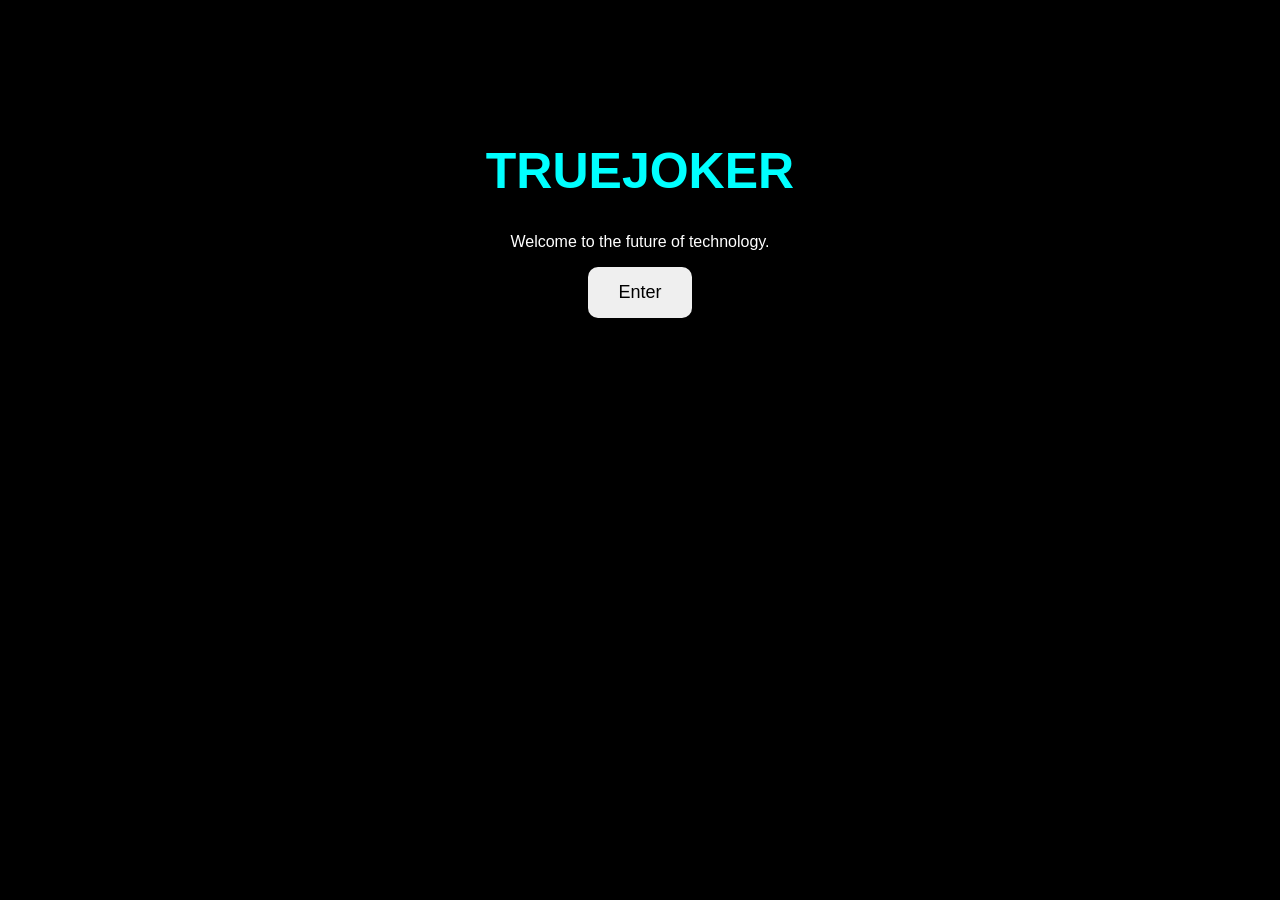
<file: Index.html>
<!DOCTYPE html>
<html>
<head>
    <title>TRUEJOKER</title>
    <style>
        body {
            background: black;
            color: white;
            font-family: Arial, sans-serif;
            text-align: center;
            padding-top: 100px;
        }

        h1 {
            color: cyan;
            font-size: 50px;
        }

        button {
            padding: 15px 30px;
            font-size: 18px;
            border: none;
            border-radius: 10px;
            cursor: pointer;
        }
    </style>
</head>
<body>

<h1>TRUEJOKER</h1>
<p>Welcome to the future of technology.</p>

<button onclick="welcome()">Enter</button>

<script>
function welcome() {
    alert("Welcome to TRUEJOKER! 🚀");
}
</script>

</body>
</html>
</file>
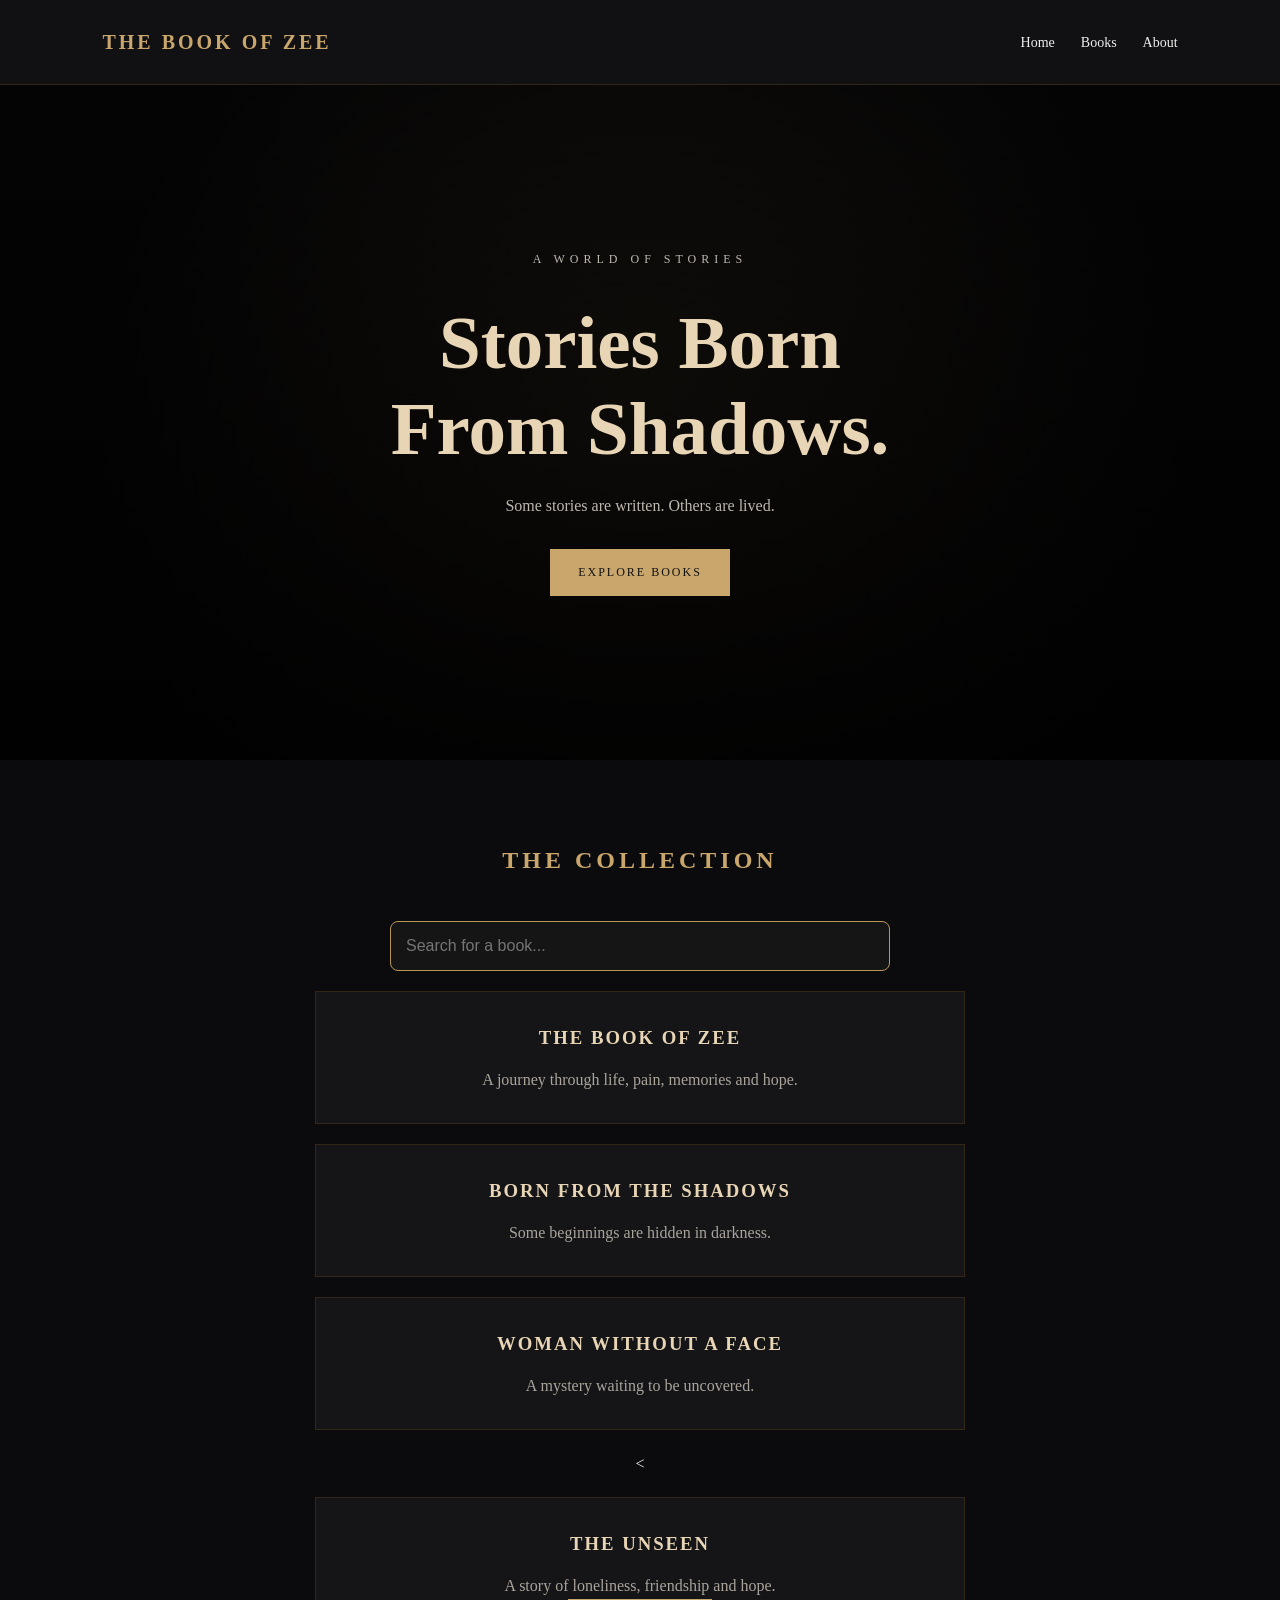
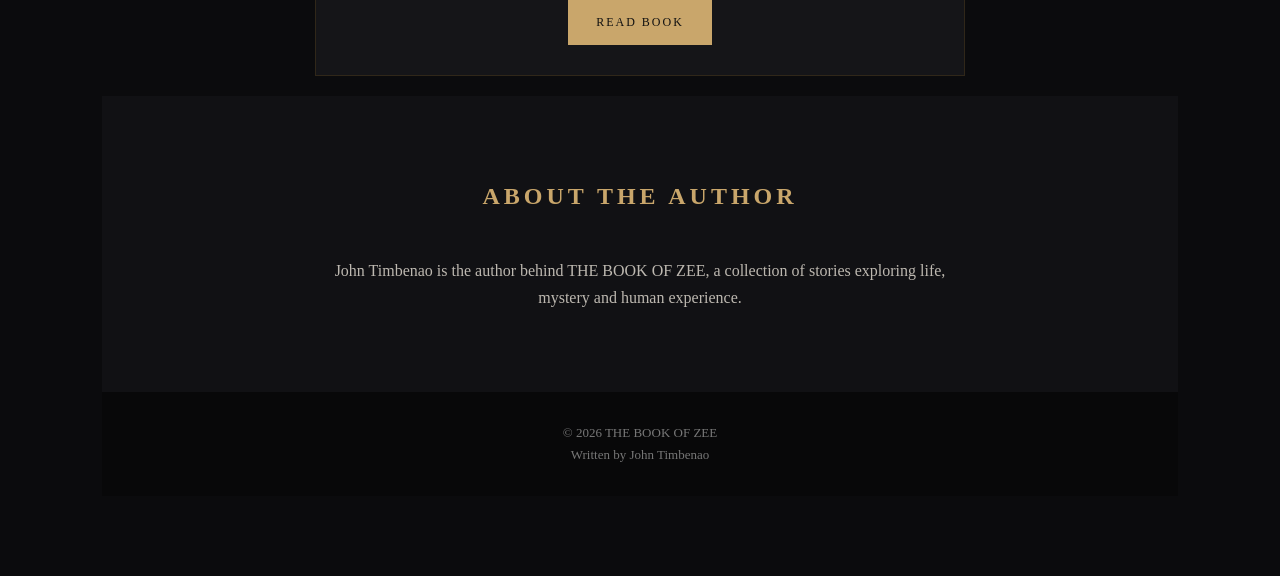
<file: index.html>
<!DOCTYPE html>
<html lang="en">
<head>
    <meta charset="UTF-8">
    <meta name="viewport" content="width=device-width, initial-scale=1.0">
    <title>THE BOOK OF ZEE | John Timbenao</title>
    <link rel="stylesheet" href="style.css">
</head>
<body>

    <header>
        <h2>THE BOOK OF ZEE</h2>
        <nav>
            <a href="#home">Home</a>
            <a href="#books">Books</a>
            <a href="#about">About</a>
        </nav>
    </header>

    <section id="home" class="hero">
        <p class="tagline">A WORLD OF STORIES</p>
        <h1>Stories Born<br>From Shadows.</h1>
        <p>Some stories are written. Others are lived.</p>
        <a href="#books" class="button">EXPLORE BOOKS</a>
    </section>

    <section id="books">
        <h2>THE COLLECTION</h2>

        <div class="book">
            <h3>THE BOOK OF ZEE</h3>
            <p>A journey through life, pain, memories and hope.</p>
        </div>

        <div class="book">
            <h3>BORN FROM THE SHADOWS</h3>
            <p>Some beginnings are hidden in darkness.</p>
        </div>

        <div class="book">
            <h3>WOMAN WITHOUT A FACE</h3>
            <p>A mystery waiting to be uncovered.</p>
        </div>

        <<div class="book">
    <h3>THE UNSEEN</h3>
    <p>A story of loneliness, friendship and hope.</p>
    <a href="unseen.html" class="button">READ BOOK</a>
</div>

    <section id="about">
        <h2>ABOUT THE AUTHOR</h2>
        <p>John Timbenao is the author behind THE BOOK OF ZEE, a collection of stories exploring life, mystery and human experience.</p>
    </section>

    <footer>
        <p>© 2026 THE BOOK OF ZEE</p>
        <p>Written by John Timbenao</p>
    </footer>

    <script src="script.js"></script>
</body>
</html>
</file>
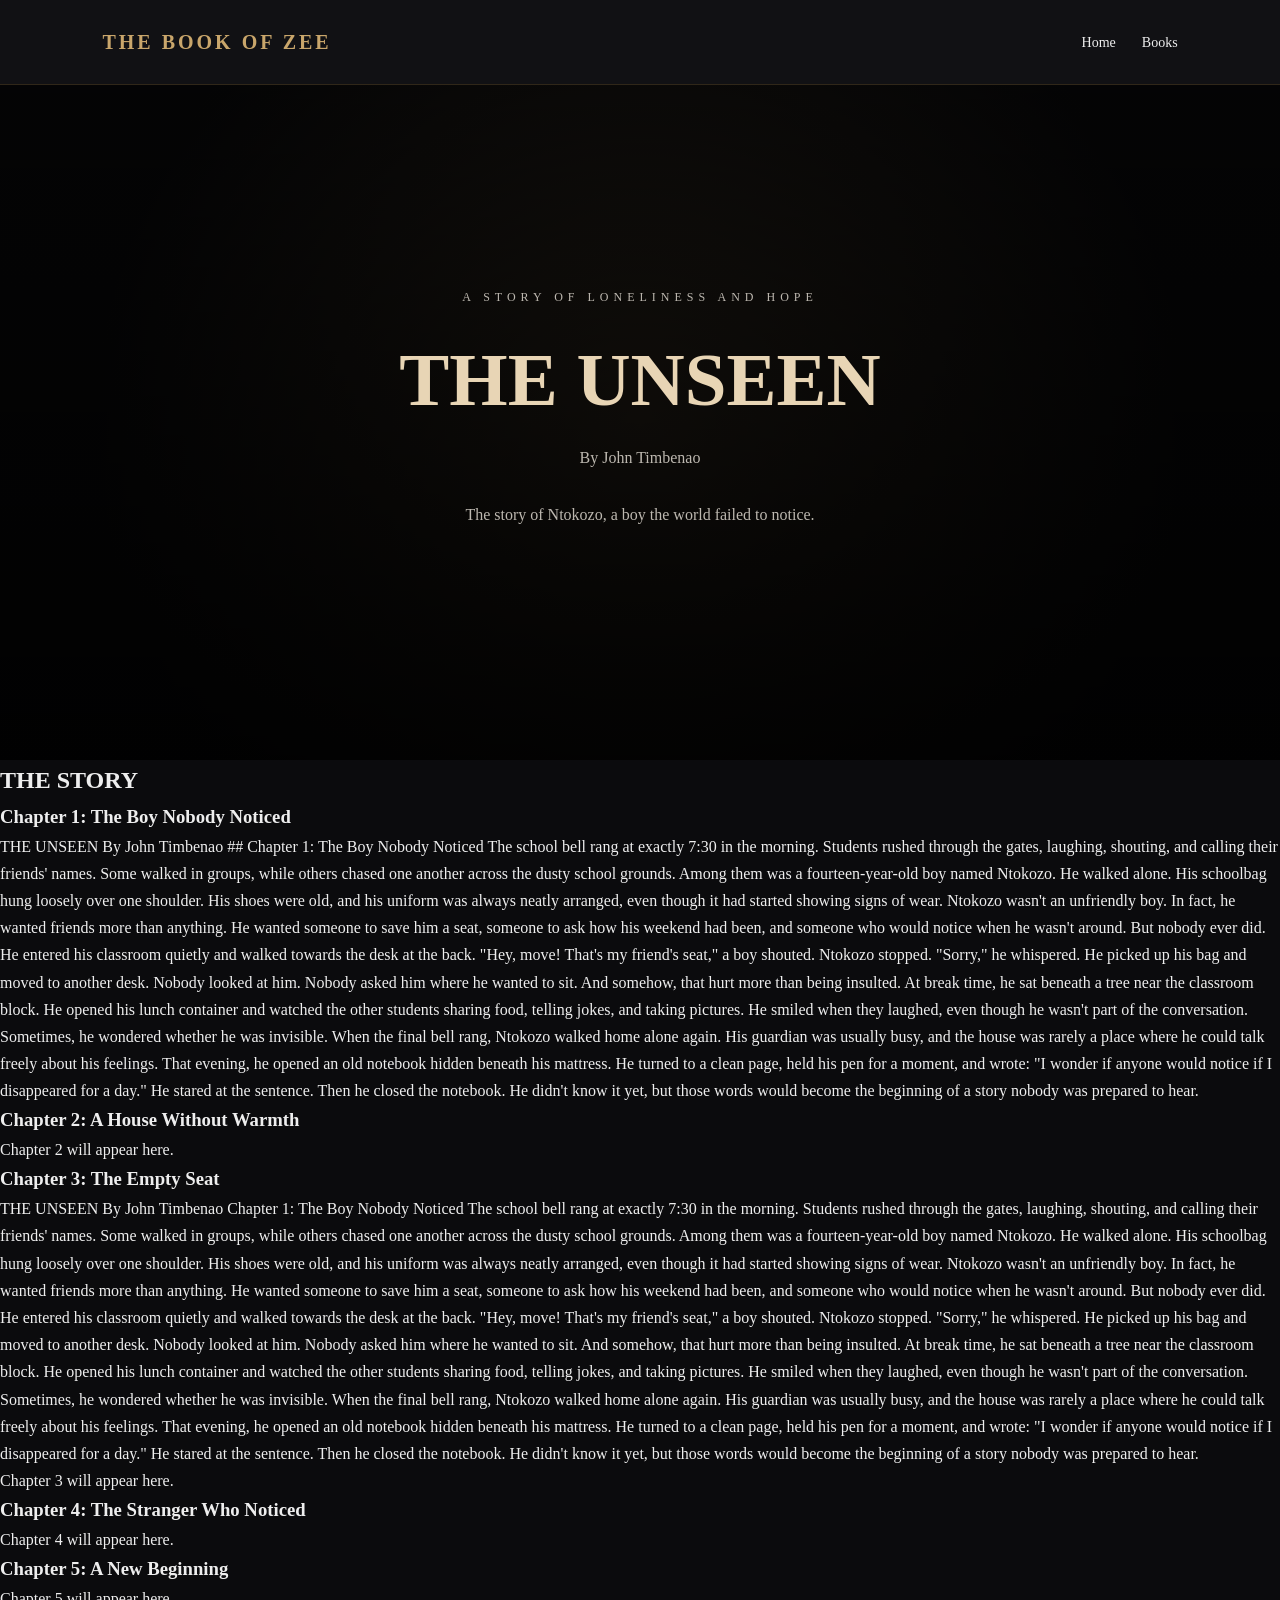
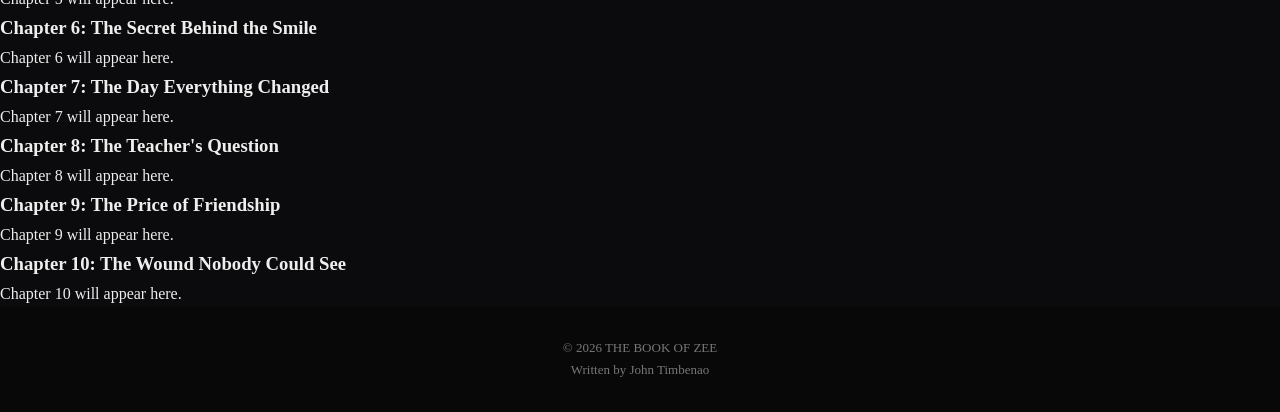
<file: unseen-backup.html>
<!DOCTYPE html>
<html lang="en">
<head>
    <meta charset="UTF-8">
    <meta name="viewport" content="width=device-width, initial-scale=1.0">
    <title>THE UNSEEN | John Timbenao</title>
    <link rel="stylesheet" href="style.css">
</head>

<body>

<header>
    <h2>THE BOOK OF ZEE</h2>
    <nav>
        <a href="index.html">Home</a>
        <a href="index.html#books">Books</a>
    </nav>
</header>

<section class="hero">
    <p class="tagline">A STORY OF LONELINESS AND HOPE</p>
    <h1>THE UNSEEN</h1>
    <p>By John Timbenao</p>
    <p>The story of Ntokozo, a boy the world failed to notice.</p>
</section>

<section id="reading">
    <h2>THE STORY</h2>

    <h3>Chapter 1: The Boy Nobody Noticed</h3>
    

 THE UNSEEN

By John Timbenao

## Chapter 1: The Boy Nobody Noticed

The school bell rang at exactly 7:30 in the morning.

Students rushed through the gates, laughing, shouting, and calling their friends' names. Some walked in groups, while others chased one another across the dusty school grounds.

Among them was a fourteen-year-old boy named Ntokozo.

He walked alone.

His schoolbag hung loosely over one shoulder. His shoes were old, and his uniform was always neatly arranged, even though it had started showing signs of wear.

Ntokozo wasn't an unfriendly boy. In fact, he wanted friends more than anything. He wanted someone to save him a seat, someone to ask how his weekend had been, and someone who would notice when he wasn't around.

But nobody ever did.

He entered his classroom quietly and walked towards the desk at the back.

"Hey, move! That's my friend's seat," a boy shouted.

Ntokozo stopped.

"Sorry," he whispered.

He picked up his bag and moved to another desk.

Nobody looked at him.

Nobody asked him where he wanted to sit.

And somehow, that hurt more than being insulted.

At break time, he sat beneath a tree near the classroom block. He opened his lunch container and watched the other students sharing food, telling jokes, and taking pictures.

He smiled when they laughed, even though he wasn't part of the conversation.

Sometimes, he wondered whether he was invisible.

When the final bell rang, Ntokozo walked home alone again.

His guardian was usually busy, and the house was rarely a place where he could talk freely about his feelings.

That evening, he opened an old notebook hidden beneath his mattress.

He turned to a clean page, held his pen for a moment, and wrote:

"I wonder if anyone would notice if I disappeared for a day."

He stared at the sentence.

Then he closed the notebook.

He didn't know it yet, but those words would become the beginning of a story nobody was prepared to hear.




    <h3>Chapter 2: A House Without Warmth</h3>
    <p>Chapter 2 will appear here.</p>

    <h3>Chapter 3: The Empty Seat</h3>

 THE UNSEEN

By John Timbenao

 Chapter 1: The Boy Nobody Noticed

The school bell rang at exactly 7:30 in the morning.

Students rushed through the gates, laughing, shouting, and calling their friends' names. Some walked in groups, while others chased one another across the dusty school grounds.

Among them was a fourteen-year-old boy named Ntokozo.

He walked alone.

His schoolbag hung loosely over one shoulder. His shoes were old, and his uniform was always neatly arranged, even though it had started showing signs of wear.

Ntokozo wasn't an unfriendly boy. In fact, he wanted friends more than anything. He wanted someone to save him a seat, someone to ask how his weekend had been, and someone who would notice when he wasn't around.

But nobody ever did.

He entered his classroom quietly and walked towards the desk at the back.

"Hey, move! That's my friend's seat," a boy shouted.

Ntokozo stopped.

"Sorry," he whispered.

He picked up his bag and moved to another desk.

Nobody looked at him.

Nobody asked him where he wanted to sit.

And somehow, that hurt more than being insulted.

At break time, he sat beneath a tree near the classroom block. He opened his lunch container and watched the other students sharing food, telling jokes, and taking pictures.

He smiled when they laughed, even though he wasn't part of the conversation.

Sometimes, he wondered whether he was invisible.

When the final bell rang, Ntokozo walked home alone again.

His guardian was usually busy, and the house was rarely a place where he could talk freely about his feelings.

That evening, he opened an old notebook hidden beneath his mattress.

He turned to a clean page, held his pen for a moment, and wrote:

"I wonder if anyone would notice if I disappeared for a day."

He stared at the sentence.

Then he closed the notebook.

He didn't know it yet, but those words would become the beginning of a story nobody was prepared to hear.



    <p>Chapter 3 will appear here.</p>

    <h3>Chapter 4: The Stranger Who Noticed</h3>
    <p>Chapter 4 will appear here.</p>

    <h3>Chapter 5: A New Beginning</h3>
    <p>Chapter 5 will appear here.</p>

    <h3>Chapter 6: The Secret Behind the Smile</h3>
    <p>Chapter 6 will appear here.</p>

    <h3>Chapter 7: The Day Everything Changed</h3>
    <p>Chapter 7 will appear here.</p>

    <h3>Chapter 8: The Teacher's Question</h3>
    <p>Chapter 8 will appear here.</p>

    <h3>Chapter 9: The Price of Friendship</h3>
    <p>Chapter 9 will appear here.</p>

    <h3>Chapter 10: The Wound Nobody Could See</h3>
    <p>Chapter 10 will appear here.</p>

</section>

<footer>
    <p>© 2026 THE BOOK OF ZEE</p>
    <p>Written by John Timbenao</p>
</footer>

</body>
</html>
</file>
<file: style.css>
* {
    margin: 0;
    padding: 0;
    box-sizing: border-box;
}

html {
    scroll-behavior: smooth;
}

body {
    background: #0b0b0d;
    color: #eeeeee;
    font-family: Georgia, serif;
    line-height: 1.7;
}

header {
    display: flex;
    justify-content: space-between;
    align-items: center;
    padding: 25px 8%;
    background: #111114;
    border-bottom: 1px solid #302719;
}

header h2 {
    color: #c9a66b;
    letter-spacing: 3px;
    font-size: 20px;
}

nav a {
    color: #eeeeee;
    text-decoration: none;
    margin-left: 22px;
    font-size: 14px;
}

nav a:hover {
    color: #c9a66b;
}

.hero {
    min-height: 75vh;
    display: flex;
    flex-direction: column;
    justify-content: center;
    align-items: center;
    text-align: center;
    padding: 60px 20px;
    background:
        linear-gradient(rgba(0,0,0,.65), rgba(0,0,0,.9)),
        radial-gradient(circle, #393024, #0b0b0d 75%);
}

.tagline {
    color: #c9a66b;
    letter-spacing: 5px;
    font-size: 12px;
    margin-bottom: 20px;
}

.hero h1 {
    font-size: clamp(42px, 7vw, 75px);
    line-height: 1.15;
    color: #e8d5b5;
    margin-bottom: 20px;
}

.hero p {
    color: #bdb8b0;
    margin-bottom: 30px;
}

.button {
    display: inline-block;
    padding: 13px 28px;
    background: #c9a66b;
    color: #111;
    text-decoration: none;
    letter-spacing: 2px;
    font-size: 12px;
    transition: .3s;
}

.button:hover {
    background: #f0d5a4;
    transform: translateY(-3px);
}

#books {
    padding: 80px 8%;
    text-align: center;
}

#books h2,
#about h2 {
    color: #c9a66b;
    letter-spacing: 4px;
    margin-bottom: 40px;
}

.book {
    background: #151518;
    border: 1px solid #302719;
    padding: 30px;
    margin: 20px auto;
    max-width: 650px;
    transition: .3s;
}

.book:hover {
    border-color: #c9a66b;
    transform: translateY(-4px);
}

.book h3 {
    color: #e8d5b5;
    letter-spacing: 2px;
    margin-bottom: 12px;
}

.book p {
    color: #aaa49b;
}

#about {
    padding: 80px 10%;
    text-align: center;
    background: #111114;
}

#about p {
    max-width: 650px;
    margin: auto;
    color: #bdb8b0;
}

footer {
    text-align: center;
    padding: 30px;
    background: #080809;
    color: #777;
    font-size: 13px;
}
</file>
